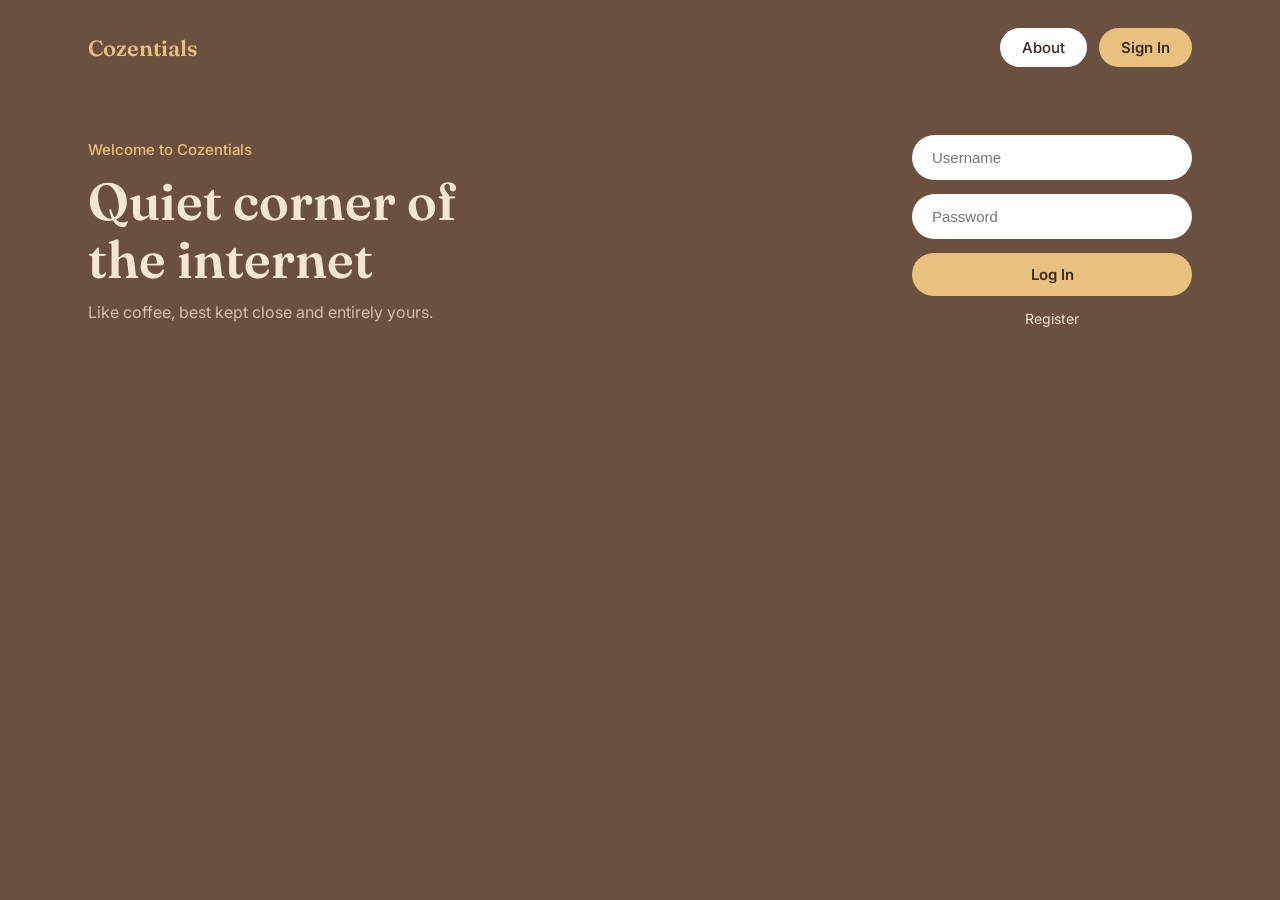
<file: index.html>
<!DOCTYPE html>
<html lang="en">
<head>
    <meta charset="UTF-8">
    <meta name="viewport" content="width=device-width, initial-scale=1.0">
    <title>Cozentials</title>
    <link rel="preconnect" href="https://fonts.googleapis.com">
    <link href="https://fonts.googleapis.com/css2?family=Fraunces:opsz,wght@9..144,600&family=Inter:wght@400;500;600&display=swap" rel="stylesheet">
    <link rel ="stylesheet" href="style.css">
</head>
<body>
    <nav>
        <span class ="logo">Cozentials</span>
        <a ref = "about.html">About</a>
        <a href = "#" class = "btn-gold">Sign In</a>
    </nav>

    <section class = "hero">
        <div class = "hero-text">
            <p class ="eyebrow">Welcome to Cozentials</p>
            <h1>Quiet corner of <br>the internet</h1>
            <p class = "subtext">Like coffee, best kept close and entirely yours.</p>
        </div>

       <div class="login-form">
  <input type="text" placeholder="Username">
  <input type="password" placeholder="Password">
  <a href="features.html" class="btn-gold login-btn">Log In</a>
  <a href="features.html" class="register-link">Register</a>
</div>
    </section>

 
    
</body>
</html>
</file>
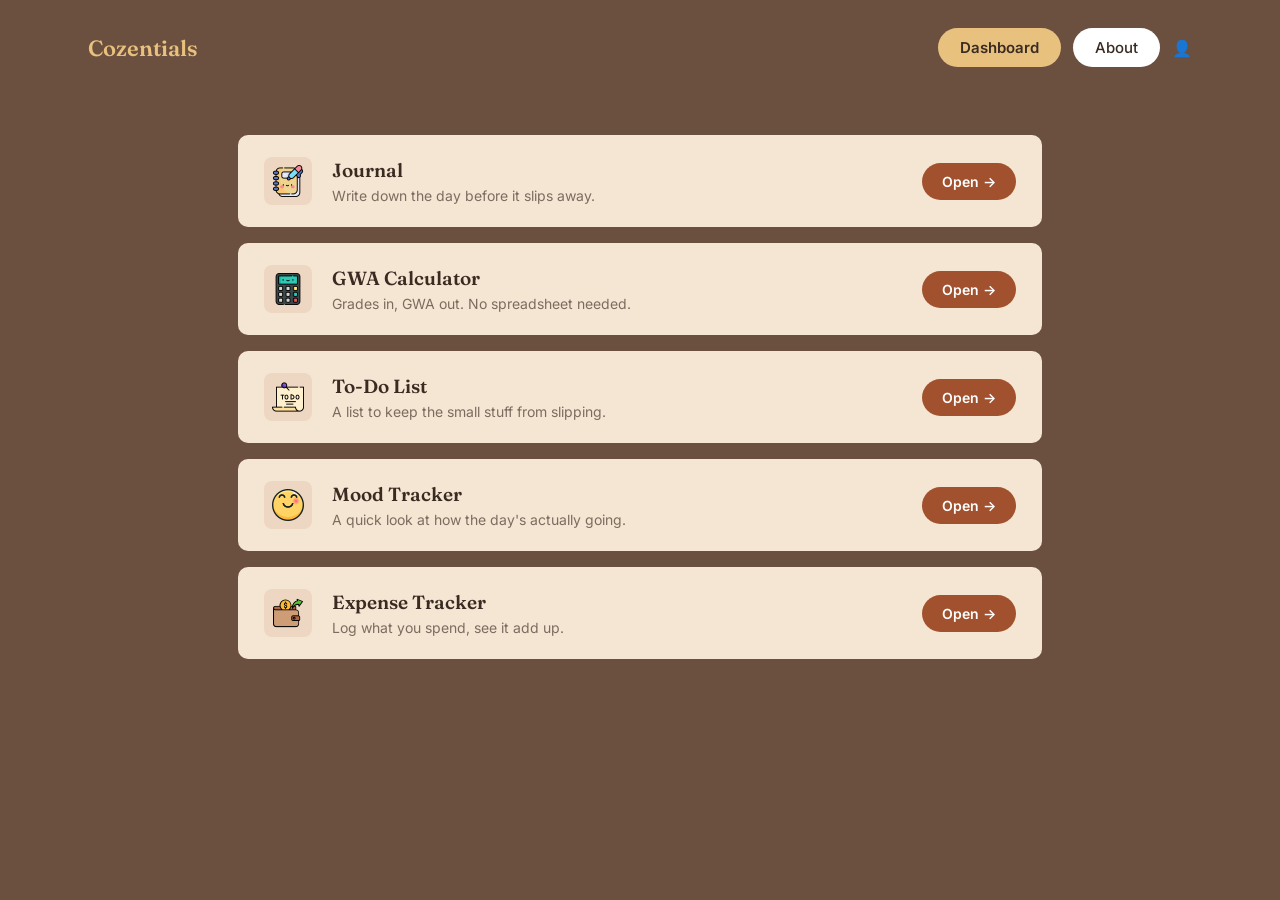
<file: features.html>
<!DOCTYPE html>
<html lang="en">
<head>
  <meta charset="UTF-8">
  <title>Cozentials — Dashboard</title>
  <link rel="preconnect" href="https://fonts.googleapis.com">
  <link href="https://fonts.googleapis.com/css2?family=Fraunces:opsz,wght@9..144,600&family=Inter:wght@400;500;600&display=swap" rel="stylesheet">
  <link rel="stylesheet" href="style.css">
</head>
<body>

  <nav>
    <span class="logo">Cozentials</span>
    <a href="features.html" class="btn-gold">Dashboard</a>
    <a href="about.html">About</a>
    <span class="avatar">👤</span>
  </nav>


  <main class = "card-list">
     <a href="journal.html" class="card">
    <span class="icon"><img src="images/journal.png" alt="Journal icon"></span>
    <span class="text">
    <span class="label">Journal</span>
    <span class="desc">Write down the day before it slips away.</span>
    </span>
    <span class="open-btn">Open →</span>
    </a>

<a href="gwa.html" class="card">
   <span class="icon"><img src="images/calculator.png" alt="GWA icon"></span>
    <span class="text">
      <span class="label">GWA Calculator</span>
      <span class="desc">Grades in, GWA out. No spreadsheet needed.</span>
    </span>
    <span class="open-btn">Open →</span>
  </a>

  <a href="todo.html" class="card">
    <span class="icon"><img src="images/todo.png" alt="To-Do icon"></span>
    <span class="text">
      <span class="label">To-Do List</span>
      <span class="desc">A list to keep the small stuff from slipping.</span>
    </span>
    <span class="open-btn">Open →</span>
  </a>

  <a href="mood.html" class="card">
    <span class="icon"><img src="images/mood.png" alt="Mood icon"></span>
    <span class="text">
      <span class="label">Mood Tracker</span>
      <span class="desc">A quick look at how the day's actually going.</span>
    </span>
    <span class="open-btn">Open →</span>
  </a>

  <a href="expenses.html" class="card">
    <span class="icon"><img src="images/expenses.png" alt="Expense icon"></span>
    <span class="text">
      <span class="label">Expense Tracker</span>
      <span class="desc">Log what you spend, see it add up.</span>
    </span>
    <span class="open-btn">Open →</span>
  </a>
  </main>

  
</body>
</html>
</file>
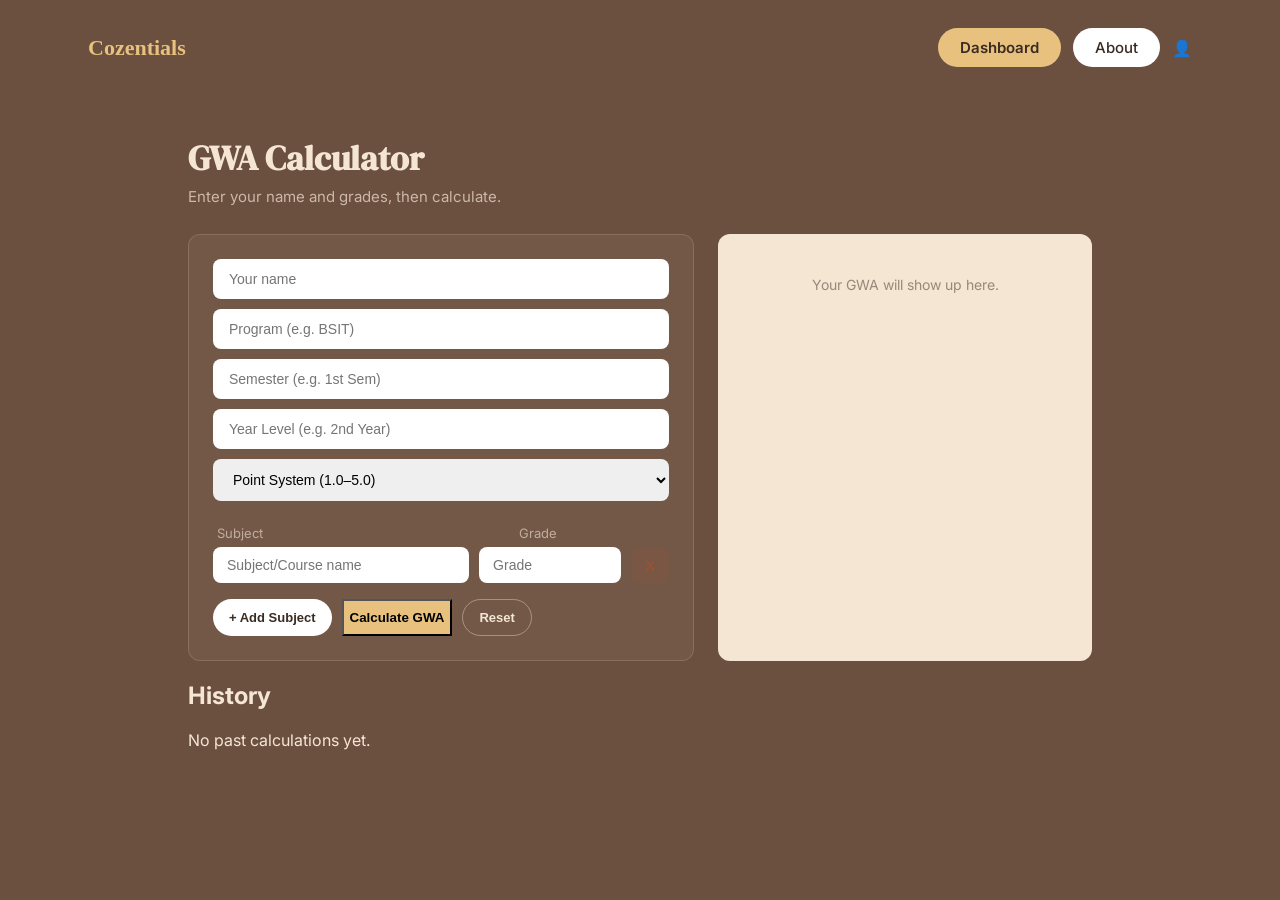
<file: gwa.html>
<!DOCTYPE html>
<html lang="en">
<head>
  <meta charset="UTF-8">
  <title>Cozentials — GWA Calculator</title>
  <link href="https://fonts.googleapis.com/css2?family=DM+Serif+Display&family=Inter:wght@400;500;600&display=swap" rel="stylesheet">
  <link rel="stylesheet" href="style.css">
</head>
<body>

  <nav>
    <span class="logo">Cozentials</span>
    <a href="features.html" class="btn-gold">Dashboard</a>
    <a href="about.html">About</a>
    <span class="avatar">👤</span>
  </nav>

<main class="tool-container">
  <h1>GWA Calculator</h1>
  <p class="tool-subtext">Enter your name and grades, then calculate.</p>

  <div class="calculator-layout">

    <div class="form-side">
      <input type="text" id="name-input" placeholder="Your name" class="text-input">
      <input type="text" id="program-input" placeholder="Program (e.g. BSIT)" class="text-input">
      <input type="text" id="semester-input" placeholder="Semester (e.g. 1st Sem)" class="text-input">
      <input type="text" id="year-input" placeholder="Year Level (e.g. 2nd Year)" class="text-input">
      <select id="scale-input" class="text-input">
          <option value="point">Point System (1.0–5.0)</option>
          <option value="percentage">Numerical Grade (75–100)</option>
</select>
      <div class="grade-header">
        <span>Subject</span>
        <span>Grade</span>
      </div>
      <div id="grade-list">
        <!-- grade rows go here -->
      </div>

      <div class="form-actions">
        <button id="add-subject-btn" class="btn-secondary">+ Add Subject</button>
        <button id="calculate-btn" class="btn-gold">Calculate GWA</button>
        <button id="reset-btn" class="btn-outline">Reset</button>
      </div>
    </div>

    <div class="result-side">
      <div id="result-section">
        <p class="result-placeholder">Your GWA will show up here.</p>
      </div>
    </div>

  </div>

  <h2>History</h2>
  <div id="history-section"></div>
</main>

<script src="script.js"></script>
</body>
</html>
</file>
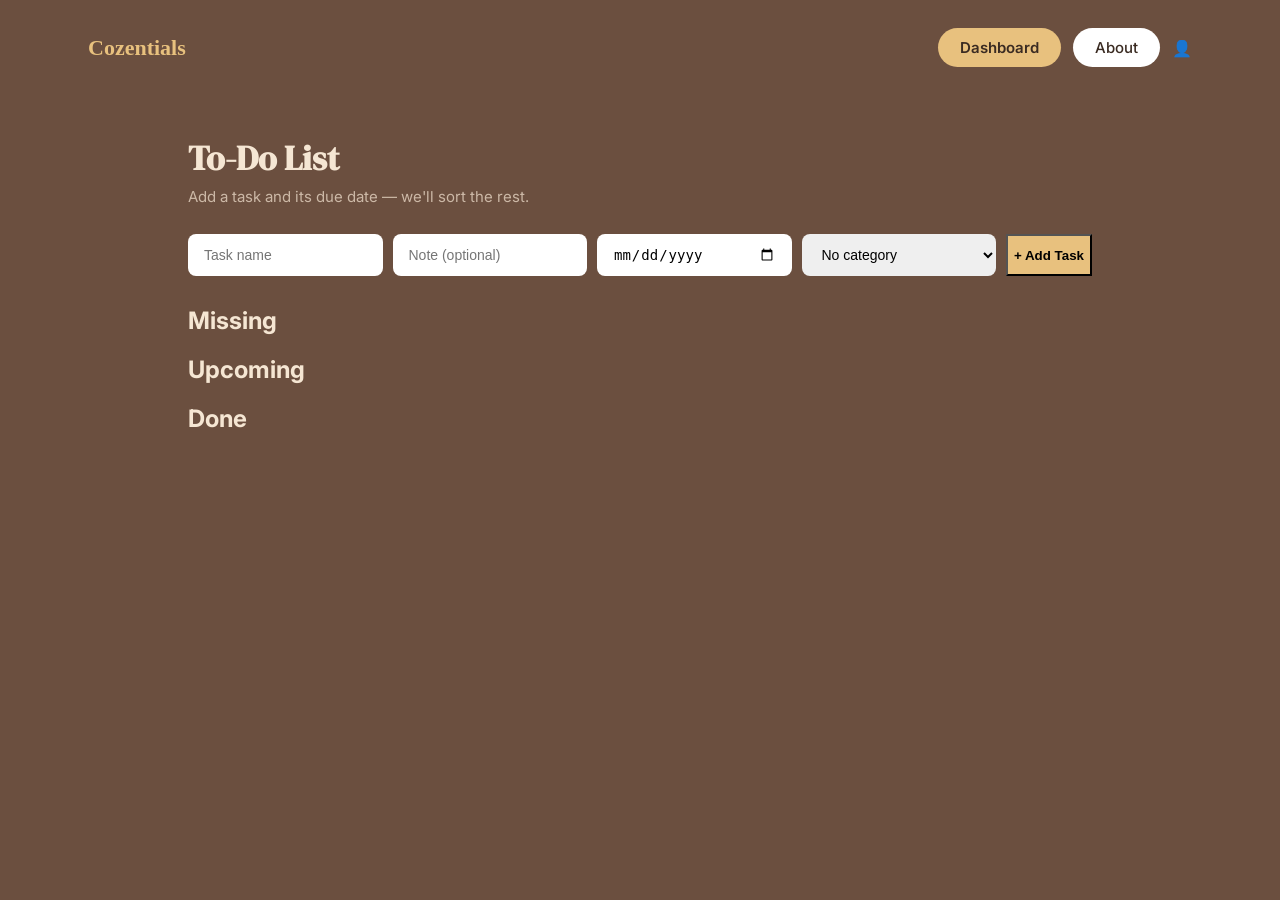
<file: todo.html>
<!DOCTYPE html>
<html lang="en">
<head>
  <meta charset="UTF-8">
  <title>Cozentials — To-Do List</title>
  <link href="https://fonts.googleapis.com/css2?family=DM+Serif+Display&family=Inter:wght@400;500;600&display=swap" rel="stylesheet">
  <link rel="stylesheet" href="style.css">
</head>
<body>

  <nav>
    <span class="logo">Cozentials</span>
    <a href="features.html" class="btn-gold">Dashboard</a>
    <a href="about.html">About</a>
    <span class="avatar">👤</span>
  </nav>

  <main class="tool-container">
    <h1>To-Do List</h1>
    <p class="tool-subtext">Add a task and its due date — we'll sort the rest.</p>

   <div class="todo-add-row">
  <input type="text" id="task-input" placeholder="Task name" class="text-input">
  <input type="text" id="note-input" placeholder="Note (optional)" class="text-input">
  <input type="date" id="due-date-input" class="text-input">
  <select id="category-input" class="text-input">
    <option value="">No category</option>
    <option value="School">School</option>
    <option value="Personal">Personal</option>
    <option value="Chores">Chores</option>
    <option value="Work">Work</option>
    <option value="Fitness">Fitness</option>
  </select>
  <button id="add-task-btn" class="btn-gold">+ Add Task</button>
</div>

    <h2>Missing</h2>
    <div id="missing-section"></div>

    <h2>Upcoming</h2>
    <div id="upcoming-section"></div>

    <h2>Done</h2>
    <div id="done-section"></div>
  </main>

  <script src="script.js"></script>
</body>
</html>
</file>
<file: style.css>
:root {
     --bg: #6B4F3F;
    --cream: #F5E6D3;
    --gold: #E8C17E;
    --ink: #3A2B22;
}

* {
    box-sizing: border-box;
}

body {
    margin: 0;
    background: var(--bg);
    color: var(--cream);
    font-family: 'Inter', sans-serif;
    min-height: 100vh;
}
 
nav {
    display: flex;
    align-items: center;
    gap: 12px;
    padding: 28px 48px;
    max-width: 1200px;
    margin: 0 auto;
}

nav .logo{
    font-family: 'Fraunces', serif;
    font-weight: 600;
    font-size: 22px;
    color: var(--gold);
    margin-right: auto;
}

nav a {
    text-decoration: none;
    padding: 10px 22px;
    border-radius: 999px;
    font-size: 15px;
    color: var(--ink);
    font-weight: 500;
    background: white;
}

.btn-gold {
    background: var(--gold) !important; 
    font-weight: 600;
}

.hero {
  display: flex;
  justify-content: space-between;
  align-items: center;
  gap: 40px;
  max-width: 1200px;
  margin: 0 auto;
  padding: 40px 48px 80px;
}

.hero-text {
  max-width: 500px;
}

.eyebrow {
  color: var(--gold);
  font-size: 15px;
  font-weight: 500;
  margin: 0 0 14px;
}

.hero-text h1 {
  font-family: 'Fraunces', serif;
  font-weight: 600;
  font-size: clamp(36px, 6vw, 52px);
  line-height: 1.1;
  margin: 0 0 14px;
}

.subtext {
  color: rgba(245,230,211,0.75);
  font-size: 16px;
  margin: 0;
}

.login-form {
  display: flex;
  flex-direction: column;
  gap: 14px;
  width: 280px;
}

.login-form input {
  padding: 14px 20px;
  border-radius: 999px;
  border: none;
  font-size: 15px;
}

.login-form button {
  border: none;
  cursor: pointer;
  padding: 12px 0;
  border-radius: 999px;
  font-size: 15px;
}

.login-form a.login-btn {
  display: block;
  text-align: center;
  text-decoration: none;
  padding: 12px 0;
  border-radius: 999px;
  font-size: 15px;
  color: var(--ink);
}

.register-link {
  color: var(--cream);
  text-align: center;
  text-decoration: none;
  font-size: 14px;
}

/* Features */
.card-list {
  max-width: 900px;
  margin: 40px auto 0;
  padding: 0 48px 80px;
  display: flex;
  flex-direction: column;
  gap: 16px;
}

.card {
  background: var(--cream);
  color: var(--ink);
  border-radius: 10px;
  padding: 22px 26px;
  text-decoration: none;
  display: flex;
  align-items: center;
  gap: 20px;
}

.card .icon {
  width: 48px;
  height: 48px;
  border-radius: 8px;
  background: rgba(162,81,46,0.1);
  display: flex;
  align-items: center;
  justify-content: center;
  font-size: 22px;
  flex-shrink: 0;
}

.card .text {
  flex: 1;
}

.card .label {
  font-family: 'Fraunces', serif;
  font-size: 19px;
  font-weight: 600;
  display: block;
  margin-bottom: 3px;
}

.card .desc {
  font-size: 14px;
  color: rgba(58,43,34,0.65);
}

.card .open-btn {
  background: #A2512E;
  color: white;
  padding: 10px 20px;
  border-radius: 999px;
  font-size: 14px;
  font-weight: 600;
  white-space: nowrap;
}

    /*GWA*/
    .tool-container {
  max-width: 1000px;
  margin: 0 auto;
  padding: 40px 48px 80px;
}

.tool-container h1 {
  font-family: 'DM Serif Display', serif;
  font-size: 34px;
  margin: 0 0 6px;
}

.tool-subtext {
  color: rgba(245,230,211,0.7);
  margin: 0 0 28px;
  font-size: 15px;
}

.calculator-layout {
  display: flex;
  gap: 24px;
  align-items: flex-start;
}

.form-side {
  flex: 1.4;
  background: rgba(245,230,211,0.06);
  border: 1px solid rgba(245,230,211,0.15);
  border-radius: 12px;
  padding: 24px;
}

.text-input {
  width: 100%;
  padding: 12px 16px;
  border-radius: 8px;
  border: none;
  margin-bottom: 10px;
  font-size: 14px;
  box-sizing: border-box;
}

.grade-header {
  display: flex;
  gap: 10px;
  padding: 0 4px;
  margin: 14px 0 6px;
  font-size: 13px;
  color: rgba(245,230,211,0.6);
}

.grade-header span:first-child { flex: 2; }
.grade-header span:last-child { flex: 1; }

.grade-row {
  display: flex;
  gap: 10px;
  margin-bottom: 8px;
}

.grade-row input {
  padding: 10px 14px;
  border-radius: 8px;
  border: none;
  font-size: 14px;
}

.grade-row input.subject-name { flex: 2; }
.grade-row input.subject-grade { flex: 1; }

.remove-row-btn {
  background: rgba(162,81,46,0.15);
  border: none;
  border-radius: 8px;
  width: 38px;
  color: #A2512E;
  cursor: pointer;
  font-size: 15px;
}

.form-actions {
  display: flex;
  gap: 10px;
  margin-top: 16px;
}

.btn-secondary {
  background: white;
  color: var(--ink);
  border: none;
  padding: 10px 16px;
  border-radius: 999px;
  font-size: 13px;
  font-weight: 600;
  cursor: pointer;
}

.btn-outline {
  background: transparent;
  color: var(--cream);
  border: 1px solid rgba(245,230,211,0.4);
  padding: 10px 16px;
  border-radius: 999px;
  font-size: 13px;
  font-weight: 600;
  cursor: pointer;
}

.result-side {
  flex: 1;
  background: var(--cream);
  color: var(--ink);
  border-radius: 12px;
  padding: 28px 24px;
  text-align: center;
  align-self: stretch;
}

.result-placeholder {
  color: rgba(58,43,34,0.5);
  font-size: 14px;
}

/* GWA HISTORY  */

#history-section {
  margin-top: 12px;
}

.history-entry {
  background: rgba(245,230,211,0.06);
  border: 1px solid rgba(245,230,211,0.12);
  border-radius: 8px;
  padding: 12px 16px;
  margin-bottom: 8px;
  font-size: 14px;
}

.history-date {
  color: rgba(245,230,211,0.5);
  font-size: 12px;
}

.history-entry {
  display: flex;
  justify-content: space-between;
  align-items: center;
}

.delete-history-btn {
  background: rgba(162,81,46,0.15);
  border: none;
  border-radius: 6px;
  width: 26px;
  height: 26px;
  color: #A2512E;
  cursor: pointer;
  font-size: 12px;
  flex-shrink: 0;
}


/* ===== TO-DO LIST ===== */

.todo-add-row {
  display: flex;
  gap: 10px;
  margin-bottom: 30px;
  flex-wrap: wrap;
}

.todo-add-row .text-input {
  flex: 1;
  min-width: 150px;
  margin-bottom: 0;
}

.task-table {
  width: 100%;
  border-collapse: collapse;
  margin-bottom: 24px;
  background: rgba(245,230,211,0.06);
  border-radius: 10px;
  overflow: hidden;
}

.task-row td {
  padding: 14px 16px;
  border-bottom: 1px solid rgba(245,230,211,0.1);
  vertical-align: middle;
}

.task-name {
  display: block;
  font-weight: 600;
}

.task-note {
  display: block;
  font-size: 13px;
  color: rgba(245,230,211,0.6);
  margin-top: 2px;
}

.status-badge {
  padding: 4px 12px;
  border-radius: 999px;
  font-size: 12px;
  font-weight: 600;
  white-space: nowrap;
}

.status-missing {
  background: rgba(200,80,60,0.2);
  color: #E8916E;
}

.status-upcoming {
  background: rgba(232,193,126,0.2);
  color: var(--gold);
}

.status-done {
  background: rgba(140,180,140,0.2);
  color: #A8CBA8;
}

.delete-task-btn {
  background: rgba(162,81,46,0.15);
  border: none;
  border-radius: 6px;
  width: 30px;
  height: 30px;
  color: var(--cream);
  cursor: pointer;
  font-size: 13px;
}

.empty-message {
  color: rgba(245,230,211,0.4);
  font-size: 14px;
  margin-bottom: 24px;
}

/* Category Tags */
.category-tag {
  display: inline-block;
  padding: 2px 10px;
  border-radius: 999px;
  font-size: 11px;
  font-weight: 600;
  margin-left: 8px;
  vertical-align: middle;
}

.category-school { background: rgba(107,143,181,0.2); color: #6B8FB5; }
.category-personal { background: rgba(199,123,154,0.2); color: #C77B9A; }
.category-chores { background: rgba(217,178,92,0.2); color: #D9B25C; }
.category-work { background: rgba(162,81,46,0.2); color: #A2512E; }
.category-fitness { background: rgba(143,163,130,0.2); color: #8FA382; }

/* ===== RESPONSIVE (MOBILE) ===== */

@media (max-width: 768px) {
  nav {
    padding: 20px 24px;
    flex-wrap: wrap;
  }

  .hero {
    flex-direction: column;
    align-items: flex-start;
    padding: 24px 24px 60px;
  }

  .login-form {
    width: 100%;
  }

  .card-list {
    padding: 0 24px 60px;
  }

  .card {
    flex-wrap: wrap;
  }

  .tool-container {
    padding: 24px 24px 60px;
  }

  .calculator-layout {
    flex-direction: column;
  }

  .todo-add-row {
    flex-direction: column;
  }

  .task-table, .task-row td {
    font-size: 13px;
  }
}
</file>
